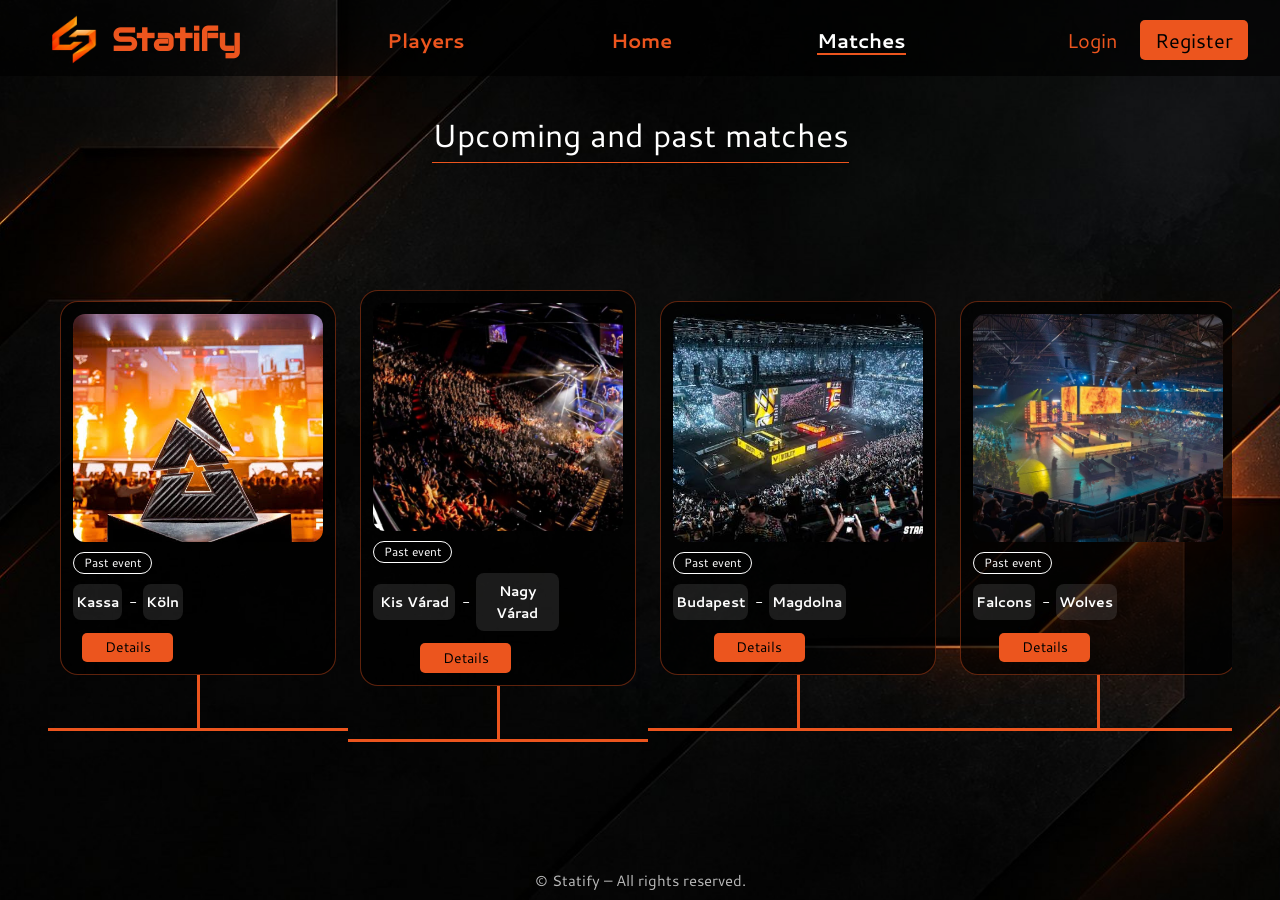
<file: Statify projekt/matches.html>
<!doctype html>
<html lang="en">

<head>
    <meta charset="UTF-8" />
    <meta name="viewport" content="width=device-width, initial-scale=1.0" />
    <title>Matches – Statify</title>
    <link rel="icon" type="image/png" href="img/logo.png" />
    <link rel="preconnect" href="https://fonts.googleapis.com" />
    <link rel="preconnect" href="https://fonts.gstatic.com" crossorigin />
    <link rel="stylesheet"
        href="https://fonts.googleapis.com/css2?family=Audiowide&family=Cantarell:ital,wght@0,400;0,700;1,400;1,700&display=swap" />
    <link rel="stylesheet" href="css/bootstrap.min.css" />
    <link rel="stylesheet" href="css/style.css" />
        <link rel="stylesheet" href="css/mobil.css">

</head>

<body class="page-matches">
    <header>
        <nav>
            <button type="button" class="hamburger" aria-label="Open menu" aria-expanded="false"
                aria-controls="mainMenu">
                <span></span>
                <span></span>
                <span></span>
            </button>
            <ul id="mainMenu" class="d-flex justify-content-between pt-1 m-0">
                <li class="logo">
                    <a href="index.html" class="d-flex align-items-center">
                        <img src="img/logo.png" alt="Statify logo" />
                        <span class="logoFont">Statify</span>
                    </a>
                </li>
                <li><a href="players.html">Players</a></li>
                <li><a href="index.html">Home</a></li>
                <li><a href="matches.html" aria-current="page">Matches</a></li>
                <li>
                    <div class="d-flex authButtons">
                        <button type="button" class="login" onclick="loginOpenform()" data-bs-toggle="modal"
                            data-bs-target="#exampleModal">
                            Login
                        </button>
                        <button type="button" class="register ms-2" onclick="registerOpenform()" data-bs-toggle="modal"
                            data-bs-target="#exampleModal">
                            Register
                        </button>
                    </div>
                    <div class="userBox d-none">
                        <span class="userName"></span>
                        <button type="button" class="logoutButton" onclick="logout()">Logout</button>
                    </div>
                </li>
            </ul>
        </nav>
    </header>
    <main class="container-fluid matchesMain">
        <h1 class="matchesTitle">Upcoming and past matches</h1>
        <div class="matchTrack meccsLista"></div>
    </main>
    <footer>
        <p>&copy; Statify – All rights reserved.</p>
    </footer>
    <div class="modal fade reszletek" tabindex="-1" aria-labelledby="matchModalTitle" aria-hidden="true">
        <div class="modal-dialog modal-dialog-centered modal-lg">
            <div class="modal-content reszlet">
                <button type="button" class="btn-close bezar" data-bs-dismiss="modal" aria-label="Close"></button>
                <div class="modal-body reszletRacs">
                    <div class="kepKeret"><img class="mKep" alt="" /></div>
                    <div class="listak">
                        <div>
                            <h3 class="csapatNev mNevA"></h3>
                            <ul class="jatekosok mListaA"></ul>
                        </div>
                        <div>
                            <h3 class="csapatNev mNevB"></h3>
                            <ul class="jatekosok mListaB"></ul>
                        </div>
                    </div>
                    <div class="pontok">
                        <span class="doboz mPontA" aria-label="Team A score">0</span>
                        <span class="kotojel">-</span>
                        <span class="doboz mPontB" aria-label="Team B score">0</span>
                    </div>
                    <div class="infoSav">
                        <div>
                            <div class="meccsNev reszletCim" id="matchModalTitle"></div>
                            <div class="allapot mIdopont"></div>
                        </div>
                        <div class="pontGomb">
                            <button type="button" class="gomb mPlusA">+1 A</button>
                            <span>Point</span>
                            <button type="button" class="gomb mPlusB">+1 B</button>
                        </div>
                    </div>
                </div>
            </div>
        </div>
    </div>
    <div class="modal fade account-modal" id="exampleModal" tabindex="-1" aria-label="Login or register"
        aria-hidden="true">
        <div class="modal-dialog modal-dialog-centered">
            <div class="modal-content">
                <div class="modal-header">
                    <div class="groupedTabs d-flex justify-content-around align-items-end">
                        <div class="register-tab" onclick="registerOpenform()">
                            <h2>Register</h2>
                        </div>
                        <div class="login-tab" onclick="loginOpenform()">
                            <h2>Login</h2>
                        </div>
                    </div>
                    <div class="formClosingTab">
                        <button type="button" class="btn-close" data-bs-dismiss="modal" aria-label="Close"></button>
                    </div>
                </div>
                <div class="modal-body modal-body-login d-none">
                    <form class="w-100" novalidate>
                        <div>
                            <label for="loginIdentifier" class="col-form-label">Username or email:</label>
                            <input type="text" id="loginIdentifier" name="identifier"
                                class="form-control loginIdentifier" autocomplete="username" />
                        </div>
                        <div class="mb-3">
                            <label for="loginPass" class="col-form-label">Password:</label>
                            <input type="password" id="loginPass" name="password" class="form-control loginPass"
                                autocomplete="current-password" />
                        </div>
                        <div class="pt-2">
                            <button type="submit" class="btn loginButton">Login</button>
                        </div>
                    </form>
                </div>
                <div class="modal-body modal-body-register d-none">
                    <form class="w-100" novalidate>
                        <div class="d-flex justify-content-between">
                            <div class="pb-3 me-4 w-50">
                                <label for="registerKNev" class="col-form-label">First name:</label>
                                <input type="text" id="registerKNev" name="firstName" class="form-control registerKNev"
                                    autocomplete="given-name" />
                            </div>
                            <div class="pb-3 w-50">
                                <label for="registerVNev" class="col-form-label">Last name:</label>
                                <input type="text" id="registerVNev" name="lastName" class="form-control registerVNev"
                                    autocomplete="family-name" />
                            </div>
                        </div>
                        <div class="pb-3">
                            <label for="registerIGN" class="col-form-label">Username:</label>
                            <input type="text" id="registerIGN" name="username" class="form-control registerIGN"
                                autocomplete="username" placeholder="8–20 characters" />
                        </div>
                        <div class="mb-3">
                            <label for="registerEmail" class="col-form-label">Email address:</label>
                            <input type="email" id="registerEmail" name="email" class="form-control registerEmail"
                                autocomplete="email" />
                        </div>
                        <div class="d-flex justify-content-between">
                            <div class="mb-3 w-50 me-4">
                                <label for="registerPass" class="col-form-label">Password:</label>
                                <input type="password" id="registerPass" name="password"
                                    class="form-control registerPass" autocomplete="new-password" />
                            </div>
                            <div class="mb-3 w-50 me-4">
                                <label for="registerPassConfirm" class="col-form-label">Confirm password:</label>
                                <input type="password" id="registerPassConfirm" name="passwordConfirm"
                                    class="form-control registerPassConfirm" autocomplete="new-password" />
                            </div>
                        </div>
                        <div class="d-flex flex-column align-items-center">
                            <div>
                                <input type="checkbox" class="form-check-input" id="acceptPrivacy"
                                    name="acceptPrivacy" />
                                <label class="form-check-label" for="acceptPrivacy">
                                    I accept the privacy policy
                                </label>
                            </div>
                            <div class="py-2">
                                <input type="checkbox" class="form-check-input mt-2" id="newsletterSignup"
                                    name="newsletter" />
                                <label class="form-check-label" for="newsletterSignup">
                                    Subscribe to the newsletter
                                </label>
                            </div>
                            <div class="pt-2">
                                <button type="submit" class="btn registerButton">Register</button>
                            </div>
                        </div>
                    </form>
                </div>
            </div>
        </div>
    </div>
    <script src="js/bootstrap.bundle.min.js"></script>
    <script src="js/jquery-4.0.0.min.js"></script>
    <script src="js/meccs.js"></script>
    <script src="js/app.js"></script>
    <script src="js/account.js"></script>
    <script src="js/accountManagement.js"></script>
    <script src="js/MeccsTeszt.js"></script>
</body>

</html>
</file>
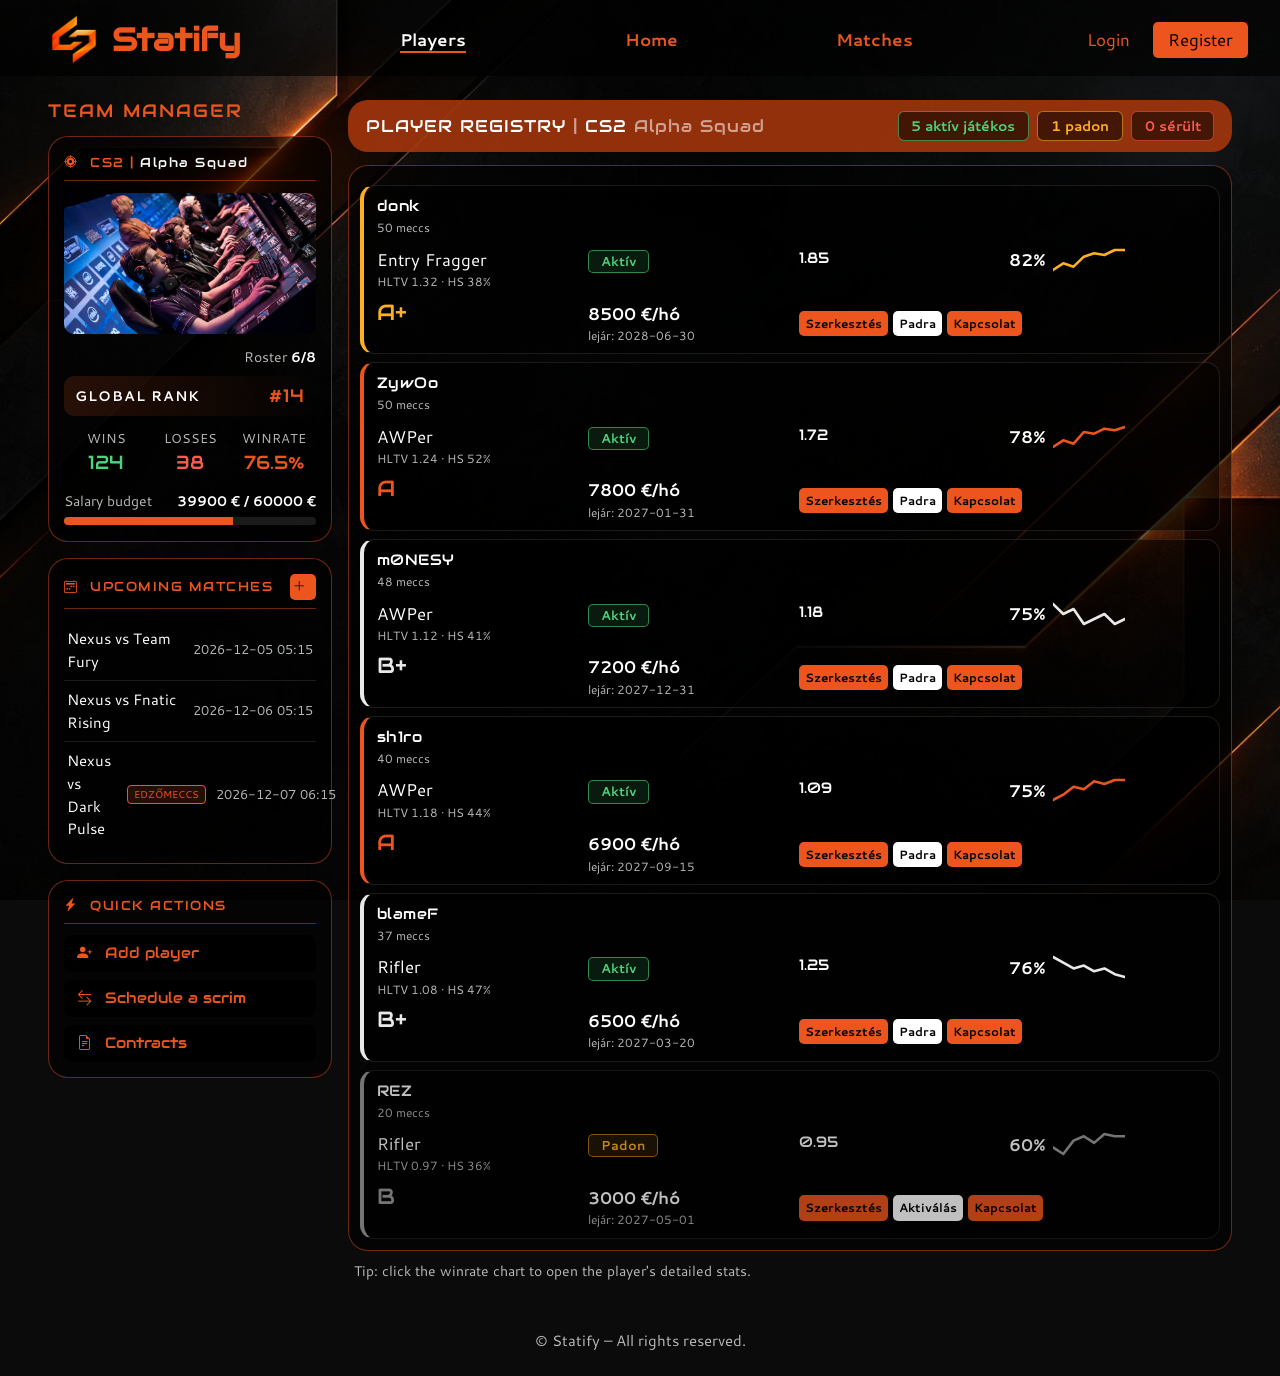
<file: Statify projekt/players.html>
<!doctype html>
<html lang="en">

<head>
    <meta charset="UTF-8" />
    <meta name="viewport" content="width=device-width, initial-scale=1.0" />
    <title>Players – Statify</title>
    <link rel="icon" type="image/png" href="img/logo.png" />
    <link rel="preconnect" href="https://fonts.googleapis.com" />
    <link rel="preconnect" href="https://fonts.gstatic.com" crossorigin />
    <link rel="stylesheet"
        href="https://fonts.googleapis.com/css2?family=Audiowide&family=Cantarell:ital,wght@0,400;0,700;1,400;1,700&display=swap" />
    <link rel="stylesheet" href="https://cdn.jsdelivr.net/npm/bootstrap-icons@1.11.3/font/bootstrap-icons.min.css" />
    <link rel="stylesheet" href="css/bootstrap.min.css" />
    <link rel="stylesheet" href="css/style.css" />
        <link rel="stylesheet" href="css/mobil.css">

</head>

<body class="page-players">
    <header>
        <nav>
            <button type="button" class="hamburger" aria-label="Open menu" aria-expanded="false"
                aria-controls="mainMenu">
                <span></span>
                <span></span>
                <span></span>
            </button>
            <ul id="mainMenu" class="d-flex justify-content-between pt-1 m-0">
                <li class="logo">
                    <a href="index.html" class="d-flex align-items-center">
                        <img src="img/logo.png" alt="Statify logo" />
                        <span class="logoFont">Statify</span>
                    </a>
                </li>
                <li><a href="players.html" aria-current="page">Players</a></li>
                <li><a href="index.html">Home</a></li>
                <li><a href="matches.html">Matches</a></li>
                <li>
                    <div class="d-flex authButtons">
                        <button type="button" class="login" onclick="loginOpenform()" data-bs-toggle="modal"
                            data-bs-target="#exampleModal">
                            Login
                        </button>
                        <button type="button" class="register ms-2" onclick="registerOpenform()" data-bs-toggle="modal"
                            data-bs-target="#exampleModal">
                            Register
                        </button>
                    </div>
                    <div class="userBox d-none">
                        <span class="userName"></span>
                        <button type="button" class="logoutButton" onclick="logout()">Logout</button>
                    </div>
                </li>
            </ul>
        </nav>
    </header>
    <main class="container-fluid">
        <div class="row g-3">
            <aside class="col-lg-4 col-xl-3">
                <h1 class="side-title">TEAM MANAGER</h1>
                <section class="panel mb-3">
                    <div class="panel-head">
                        <i class="bi bi-crosshair2"></i>
                        CS2 |
                        <span class="squad-name"></span>
                    </div>
                    <div class="squad-tiles d-none"></div>
                    <img class="team-photo" src="img/playersSideView.jpg" alt="The players of the CS2 team" />
                    <div class="roster-count">
                        Roster
                        <b class="keretSzam"></b>
                    </div>
                    <div class="rank-box">
                        <div>GLOBAL RANK</div>
                        <div class="rank-num"></div>
                    </div>
                    <div class="wl">
                        <div>
                            <span class="wl-label">Wins</span>
                            <b class="text-green csWins"></b>
                        </div>
                        <div>
                            <span class="wl-label">Losses</span>
                            <b class="text-red csLosses"></b>
                        </div>
                        <div>
                            <span class="wl-label">Winrate</span>
                            <b class="text-cyan csWinrate"></b>
                        </div>
                    </div>
                    <div class="budget">
                        <div class="d-flex justify-content-between">
                            <span>Salary budget</span>
                            <b class="budgetSzoveg"></b>
                        </div>
                        <div class="progress budget-bar">
                            <div class="progress-bar budgetCsik"></div>
                        </div>
                    </div>
                </section>
                <section class="panel mb-3">
                    <div class="panel-head with-btn">
                        <span>
                            <i class="bi bi-calendar2-week"></i>
                            UPCOMING MATCHES
                        </span>
                        <button type="button" class="mini-btn btnScrimMini" title="Schedule a scrim"
                            aria-label="Schedule a scrim">
                            <i class="bi bi-plus-lg"></i>
                        </button>
                    </div>
                    <ul class="matches"></ul>
                </section>
                <section class="panel">
                    <div class="panel-head">
                        <i class="bi bi-lightning-charge-fill"></i>
                        QUICK ACTIONS
                    </div>
                    <div class="d-grid gap-2">
                        <button type="button" class="btn neon-btn btnUjJatekos">
                            <i class="bi bi-person-plus-fill"></i>
                            Add player
                        </button>
                        <button type="button" class="btn neon-btn btnScrim">
                            <i class="bi bi-arrow-left-right"></i>
                            Schedule a scrim
                        </button>
                        <button type="button" class="btn neon-btn btnSzerzodes">
                            <i class="bi bi-file-earmark-text"></i>
                            Contracts
                        </button>
                    </div>
                </section>
            </aside>
            <section class="col-lg-8 col-xl-9">
                <div class="roster-top d-flex flex-wrap justify-content-between align-items-center gap-2">
                    <h2 class="roster-title">
                        PLAYER REGISTRY
                        <span>|</span>
                        <em>
                            CS2
                            <span class="squad-name"></span>
                        </em>
                    </h2>
                    <div class="d-flex gap-2 flex-wrap">
                        <span class="pill pill-green aktivSzam"></span>
                        <span class="pill pill-amber padSzam"></span>
                        <span class="pill pill-red serultSzam d-none"></span>
                    </div>
                </div>
                <div class="roster">
                    <div class="roster-head">
                        <div>PLAYER</div>
                        <div>ROLE</div>
                        <div>STATUS</div>
                        <div>K/D</div>
                        <div>WINRATE</div>
                        <div>GRADE</div>
                        <div>SALARY</div>
                        <div>ACTIONS</div>
                    </div>
                    <div class="roster-body jatekosok"></div>
                </div>
                <div class="roster-foot">Tip: click the winrate chart to open the player's detailed stats.</div>
            </section>
        </div>
    </main>
    <footer>
        <p>&copy; Statify – All rights reserved.</p>
    </footer>
    <div class="modal fade reszletModal" tabindex="-1" aria-labelledby="detailModalTitle" aria-hidden="true">
        <div class="modal-dialog modal-dialog-centered modal-lg modal-dialog-scrollable">
            <div class="modal-content neon-modal detail-wrap">
                <div class="modal-header">
                    <h1 class="modal-title fs-5" id="detailModalTitle">Player profile</h1>
                    <button type="button" class="btn-close" data-bs-dismiss="modal" aria-label="Close"></button>
                </div>
                <div class="modal-body">
                    <div class="detail-head">
                        <div>
                            <div class="detail-nick modalNick"></div>
                            <div class="detail-sub">
                                <span class="modalSzerep"></span>
                                ·
                                <span class="modalStatusz"></span>
                            </div>
                        </div>
                        <span class="letter detail-letter modalBetu"></span>
                    </div>
                    <div class="stat-grid">
                        <div class="stat-box">
                            <span class="stat-label">K/D</span>
                            <b class="modalKD"></b>
                            <span class="stat-sub modalKillDeath"></span>
                        </div>
                        <div class="stat-box">
                            <span class="stat-label">Winrate</span>
                            <b class="modalWinrate"></b>
                            <span class="stat-sub modalWL"></span>
                        </div>
                        <div class="stat-box">
                            <span class="stat-label">Rating</span>
                            <b class="modalRating"></b>
                            <span class="stat-sub modalHs"></span>
                        </div>
                        <div class="stat-box">
                            <span class="stat-label">Contract</span>
                            <b class="modalFizetes"></b>
                            <span class="stat-sub modalLejar"></span>
                        </div>
                    </div>
                    <div class="chart-box">
                        <div class="chart-title">Winrate trend (recent periods)</div>
                        <div class="modalDiagram"></div>
                    </div>
                </div>
            </div>
        </div>
    </div>
    <div class="modal fade jatekosModal" tabindex="-1" aria-labelledby="jatekosModalLabel" aria-hidden="true">
        <div class="modal-dialog modal-dialog-centered modal-lg modal-dialog-scrollable">
            <div class="modal-content neon-modal">
                <div class="modal-header">
                    <h1 class="modal-title fs-5 jatekosModalLabel" id="jatekosModalLabel"></h1>
                    <button type="button" class="btn-close" data-bs-dismiss="modal" aria-label="Close"></button>
                </div>
                <div class="modal-body">
                    <div class="alert alert-danger d-none jatekosHiba" role="alert"></div>
                    <form class="jatekosUrlap" novalidate>
                        <div class="row g-3">
                            <div class="col-sm-6">
                                <label class="d-block">
                                    <span class="form-label d-block">Nickname</span>
                                    <input type="text" class="form-control pNick" maxlength="30" />
                                </label>
                            </div>
                            <div class="col-sm-3 col-6">
                                <label class="d-block">
                                    <span class="form-label d-block">Role</span>
                                    <select class="form-select pSzerep">
                                        <option>Entry Fragger</option>
                                        <option>AWPer</option>
                                        <option>Rifler</option>
                                    </select>
                                </label>
                            </div>
                            <div class="col-sm-3 col-6">
                                <label class="d-block">
                                    <span class="form-label d-block">Status</span>
                                    <select class="form-select pStatus">
                                        <option value="Active">Active</option>
                                        <option value="Benched">Benched</option>
                                        <option value="Injured">Injured</option>
                                    </select>
                                </label>
                            </div>
                            <div class="col-md-3 col-6">
                                <label class="d-block">
                                    <span class="form-label d-block">Kills</span>
                                    <input type="number" class="form-control pKill" min="0" />
                                </label>
                            </div>
                            <div class="col-md-3 col-6">
                                <label class="d-block">
                                    <span class="form-label d-block">Deaths</span>
                                    <input type="number" class="form-control pDeath" min="0" />
                                </label>
                            </div>
                            <div class="col-md-3 col-6">
                                <label class="d-block">
                                    <span class="form-label d-block">Wins</span>
                                    <input type="number" class="form-control pWon" min="0" />
                                </label>
                            </div>
                            <div class="col-md-3 col-6">
                                <label class="d-block">
                                    <span class="form-label d-block">Losses</span>
                                    <input type="number" class="form-control pLost" min="0" />
                                </label>
                            </div>
                            <div class="col-md-3 col-6">
                                <label class="d-block">
                                    <span class="form-label d-block">HS %</span>
                                    <input type="number" class="form-control pHs" min="0" max="100" />
                                </label>
                            </div>
                            <div class="col-md-3 col-6">
                                <label class="d-block">
                                    <span class="form-label d-block">Rating (HLTV)</span>
                                    <input type="number" class="form-control pRating" step="0.01" />
                                </label>
                            </div>
                            <div class="col-md-3 col-6">
                                <label class="d-block">
                                    <span class="form-label d-block">Salary (€/month)</span>
                                    <input type="number" class="form-control pFizetes" />
                                </label>
                            </div>
                            <div class="col-md-3 col-6">
                                <label class="d-block">
                                    <span class="form-label d-block">Contract ends</span>
                                    <input type="date" class="form-control pLejar" />
                                </label>
                            </div>
                        </div>
                    </form>
                </div>
                <div class="modal-footer">
                    <button type="button" class="btn btn-outline-danger me-auto d-none btnKiad">
                        <i class="bi bi-trash3"></i>
                        Release
                    </button>
                    <button type="button" class="btn btn-outline-dark" data-bs-dismiss="modal">Cancel</button>
                    <button type="button" class="btn neon-btn px-4 btnMent">
                        <i class="bi bi-check2-circle"></i>
                        Save
                    </button>
                </div>
            </div>
        </div>
    </div>
    <div class="modal fade scrimModal" tabindex="-1" aria-labelledby="scrimModalTitle" aria-hidden="true">
        <div class="modal-dialog modal-dialog-centered">
            <div class="modal-content neon-modal">
                <div class="modal-header">
                    <h1 class="modal-title fs-5" id="scrimModalTitle">Schedule a scrim</h1>
                    <button type="button" class="btn-close" data-bs-dismiss="modal" aria-label="Close"></button>
                </div>
                <div class="modal-body">
                    <div class="alert alert-danger d-none scrimHiba" role="alert"></div>
                    <div class="mb-3">
                        <label class="d-block">
                            <span class="form-label d-block">Opponent</span>
                            <input type="text" class="form-control sEllenfel" placeholder="e.g. Team Fury" />
                        </label>
                    </div>
                    <label class="d-block">
                        <span class="form-label d-block">Date and time</span>
                        <input type="datetime-local" class="form-control sIdopont" />
                    </label>
                </div>
                <div class="modal-footer">
                    <button type="button" class="btn btn-outline-dark" data-bs-dismiss="modal">Cancel</button>
                    <button type="button" class="btn neon-btn px-4 btnScrimMent">
                        <i class="bi bi-send"></i>
                        Schedule
                    </button>
                </div>
            </div>
        </div>
    </div>
    <div class="modal fade szerzodesModal" tabindex="-1" aria-labelledby="contractModalTitle" aria-hidden="true">
        <div class="modal-dialog modal-dialog-centered modal-lg modal-dialog-scrollable">
            <div class="modal-content neon-modal">
                <div class="modal-header">
                    <h1 class="modal-title fs-5" id="contractModalTitle">Contracts</h1>
                    <button type="button" class="btn-close" data-bs-dismiss="modal" aria-label="Close"></button>
                </div>
                <div class="modal-body">
                    <div class="table-responsive">
                        <table class="table table-borderless align-middle contract-table mb-0">
                            <thead>
                                <tr>
                                    <th>Player</th>
                                    <th>Role</th>
                                    <th>Salary</th>
                                    <th>Expires</th>
                                    <th>Remaining</th>
                                </tr>
                            </thead>
                            <tbody class="szerzodesek"></tbody>
                        </table>
                    </div>
                </div>
            </div>
        </div>
    </div>
    <div class="modal fade torlesModal" tabindex="-1" aria-labelledby="releaseModalTitle" aria-hidden="true">
        <div class="modal-dialog modal-dialog-centered modal-sm">
            <div class="modal-content neon-modal">
                <div class="modal-header">
                    <h1 class="modal-title fs-5" id="releaseModalTitle">Release player</h1>
                    <button type="button" class="btn-close" data-bs-dismiss="modal" aria-label="Close"></button>
                </div>
                <div class="modal-body">
                    Are you sure you want to release
                    <b class="torlesNev"></b>
                    ?
                </div>
                <div class="modal-footer">
                    <button type="button" class="btn btn-outline-dark" data-bs-dismiss="modal">No</button>
                    <button type="button" class="btn btn-danger btnTorol">Release</button>
                </div>
            </div>
        </div>
    </div>
    <div class="toast-container position-fixed top-0 end-0 p-3 toastHely"></div>
    <div class="modal fade account-modal" id="exampleModal" tabindex="-1" aria-label="Login or register"
        aria-hidden="true">
        <div class="modal-dialog modal-dialog-centered">
            <div class="modal-content">
                <div class="modal-header">
                    <div class="groupedTabs d-flex justify-content-around align-items-end">
                        <div class="register-tab" onclick="registerOpenform()">
                            <h2>Register</h2>
                        </div>
                        <div class="login-tab" onclick="loginOpenform()">
                            <h2>Login</h2>
                        </div>
                    </div>
                    <div class="formClosingTab">
                        <button type="button" class="btn-close" data-bs-dismiss="modal" aria-label="Close"></button>
                    </div>
                </div>
                <div class="modal-body modal-body-login d-none">
                    <form class="w-100" novalidate>
                        <div>
                            <label for="loginIdentifier" class="col-form-label">Username or email:</label>
                            <input type="text" id="loginIdentifier" name="identifier"
                                class="form-control loginIdentifier" autocomplete="username" />
                        </div>
                        <div class="mb-3">
                            <label for="loginPass" class="col-form-label">Password:</label>
                            <input type="password" id="loginPass" name="password" class="form-control loginPass"
                                autocomplete="current-password" />
                        </div>
                        <div class="pt-2">
                            <button type="submit" class="btn loginButton">Login</button>
                        </div>
                    </form>
                </div>
                <div class="modal-body modal-body-register d-none">
                    <form class="w-100" novalidate>
                        <div class="d-flex justify-content-between">
                            <div class="pb-3 me-4 w-50">
                                <label for="registerKNev" class="col-form-label">First name:</label>
                                <input type="text" id="registerKNev" name="firstName" class="form-control registerKNev"
                                    autocomplete="given-name" />
                            </div>
                            <div class="pb-3 w-50">
                                <label for="registerVNev" class="col-form-label">Last name:</label>
                                <input type="text" id="registerVNev" name="lastName" class="form-control registerVNev"
                                    autocomplete="family-name" />
                            </div>
                        </div>
                        <div class="pb-3">
                            <label for="registerIGN" class="col-form-label">Username:</label>
                            <input type="text" id="registerIGN" name="username" class="form-control registerIGN"
                                autocomplete="username" placeholder="8–20 characters" />
                        </div>
                        <div class="mb-3">
                            <label for="registerEmail" class="col-form-label">Email address:</label>
                            <input type="email" id="registerEmail" name="email" class="form-control registerEmail"
                                autocomplete="email" />
                        </div>
                        <div class="d-flex justify-content-between">
                            <div class="mb-3 w-50 me-4">
                                <label for="registerPass" class="col-form-label">Password:</label>
                                <input type="password" id="registerPass" name="password"
                                    class="form-control registerPass" autocomplete="new-password" />
                            </div>
                            <div class="mb-3 w-50 me-4">
                                <label for="registerPassConfirm" class="col-form-label">Confirm password:</label>
                                <input type="password" id="registerPassConfirm" name="passwordConfirm"
                                    class="form-control registerPassConfirm" autocomplete="new-password" />
                            </div>
                        </div>
                        <div class="d-flex flex-column align-items-center">
                            <div>
                                <input type="checkbox" class="form-check-input" id="acceptPrivacy"
                                    name="acceptPrivacy" />
                                <label class="form-check-label" for="acceptPrivacy">
                                    I accept the privacy policy
                                </label>
                            </div>
                            <div class="py-2">
                                <input type="checkbox" class="form-check-input mt-2" id="newsletterSignup"
                                    name="newsletter" />
                                <label class="form-check-label" for="newsletterSignup">
                                    Subscribe to the newsletter
                                </label>
                            </div>
                            <div class="pt-2">
                                <button type="submit" class="btn registerButton">Register</button>
                            </div>
                        </div>
                    </form>
                </div>
            </div>
        </div>
    </div>
    <script src="js/bootstrap.bundle.min.js"></script>
    <script src="js/jquery-4.0.0.min.js"></script>
    <script src="js/Jatekos.js"></script>
    <script src="js/Csapat.js"></script>
    <script src="js/MeccsZalan.js"></script>
    <script src="js/Felhasznalo.js"></script>
    <script src="js/script.js"></script>
    <script src="js/account.js"></script>
    <script src="js/accountManagement.js"></script>
    <script src="js/CsapatTeszt.js"></script>
    <script src="js/JatekosTeszt.js"></script>
    <script src="js/meccsZalanteszt.js"></script>
    <script src="js/FelhasznaloTeszt.js"></script>
    
</body>

</html>
</file>
<file: Statify projekt/css/style.css>
:root {
    --orange: #ec551e;
    --orange-light: #ff6a33;
    --orange-dark: #ac380d;
    --nav-height: 76px;
}


html {
    min-height: 100%;
}

body {
    color: #fff;
    font-family: "Cantarell", sans-serif;
    font-size: 20px;
    background: #0b0b0b url(../img/background.jpg) center / cover fixed;
}

.logoFont,
.signUp,
.mainTitle {
    font-family: "Audiowide", sans-serif;
    font-weight: 400;
    color: var(--orange);
}

.text-green {
    color: #4cd37b;
}

.text-red {
    color: #ff5a4f;
}

.text-cyan {
    color: var(--orange);
}


nav {
    position: fixed;
    top: 0;
    z-index: 1000;
    width: 100%;
    background-color: rgba(0, 0, 0, 0.64);
}

nav ul {
    min-height: var(--nav-height);
    padding: 0 2rem;
}

nav li {
    list-style: none;
    display: flex;
    align-items: center;
}

nav a {
    color: var(--orange);
    font-weight: 600;
    text-decoration: none;
    transition: 0.7s;
}

nav a:hover {
    text-shadow: #e0e0e0 1px 1px 0;
}

nav a[aria-current="page"] {
    color: #fff;
    box-shadow: inset 0 -2px 0 var(--orange);
}

.logo img {
    width: 80px;
}

.logo span {
    font-size: clamp(1.5rem, 1.325rem + 0.9vw, 2rem);
    font-weight: 700;
}

.register,
.login {
    padding: 5px 15px;
    color: #000;
    background-color: var(--orange);
    border: none;
    border-radius: 5px;
}

.login {
    color: var(--orange);
    background-color: transparent;
}

.userBox {
    display: flex;
    align-items: center;
    gap: 12px;
}

.userName {
    font-family: "Audiowide", sans-serif;
    color: var(--orange);
}

.logoutButton {
    padding: 4px 14px;
    color: var(--orange);
    background-color: transparent;
    border: 1px solid var(--orange);
    border-radius: 5px;
    transition:
        background-color 0.2s,
        color 0.2s;
}

.logoutButton:hover {
    color: #000;
    background-color: var(--orange);
}

.hamburger {
    display: none;
    position: absolute;
    top: 16px;
    right: 16px;
    z-index: 2;
    width: 44px;
    height: 44px;
    padding: 0;
    flex-direction: column;
    justify-content: center;
    align-items: center;
    gap: 5px;
    background: transparent;
    border: 1px solid rgba(236, 85, 30, 0.6);
    border-radius: 10px;
}

.hamburger span {
    display: block;
    width: 22px;
    height: 2px;
    background-color: var(--orange);
    border-radius: 2px;
    transition:
        transform 0.3s,
        opacity 0.3s;
}

nav.menu-open .hamburger span:nth-child(1) {
    transform: translateY(7px) rotate(45deg);
}

nav.menu-open .hamburger span:nth-child(2) {
    opacity: 0;
}

nav.menu-open .hamburger span:nth-child(3) {
    transform: translateY(-7px) rotate(-45deg);
}


footer {
    padding: 3rem 1rem 1.5rem;
    color: #b9b9b9;
    font-size: 0.95rem;
    text-align: center;
}

footer p {
    margin: 0;
}


.modal-backdrop.show {
    opacity: 0.75;
}

.account-modal .modal-dialog {
    max-width: 540px;
}

.account-modal .modal-content {
    overflow: hidden;
    color: #e6e6e6;
    background: linear-gradient(160deg, #1c1c1c 0%, #0b0b0b 100%);
    border: 1px solid rgba(236, 85, 30, 0.35);
    border-radius: 20px;
    box-shadow:
        0 20px 60px rgba(0, 0, 0, 0.6),
        0 0 40px rgba(236, 85, 30, 0.15);
}

.account-modal .modal-header {
    padding: 0;
    border-bottom: 1px solid rgba(255, 255, 255, 0.08);
}

.groupedTabs {
    flex: 1;
}

.groupedTabs>div {
    flex: 1;
}

.groupedTabs h2 {
    margin: 0;
    padding: 18px 12px 15px;
    font-family: "Audiowide", sans-serif;
    font-size: 1.15rem;
    letter-spacing: 1px;
    text-align: center;
    color: #8a8a8a;
    border-bottom: 3px solid transparent;
    cursor: pointer;
    user-select: none;
    transition:
        color 0.2s,
        border-color 0.2s,
        background-color 0.2s;
}

.groupedTabs h2:hover {
    color: #fff;
}

.groupedTabs h2.active-tab {
    color: var(--orange);
    background-color: rgba(236, 85, 30, 0.08);
    border-bottom-color: var(--orange);
}

.register-tab:focus-visible,
.login-tab:focus-visible {
    outline: 2px solid var(--orange);
    outline-offset: -2px;
}

.formClosingTab {
    display: flex;
    align-items: center;
    padding: 0 18px;
}

.formClosingTab .btn-close {
    margin: 0;
    filter: invert(1) grayscale(100%) brightness(200%);
    opacity: 0.6;
}

.formClosingTab .btn-close:hover {
    opacity: 1;
}

.modal-body-register,
.modal-body-login {
    padding: 24px 28px 28px;
}

.active-form-tab {
    display: flex !important;
    width: 100%;
    animation: formFadeIn 0.25s ease;
}

@keyframes formFadeIn {
    from {
        opacity: 0;
        transform: translateY(6px);
    }

    to {
        opacity: 1;
        transform: none;
    }
}

.account-modal .col-form-label {
    padding-bottom: 4px;
    font-size: 0.8rem;
    letter-spacing: 0.6px;
    text-transform: uppercase;
    color: #a0a0a0;
}

.account-modal .form-control {
    padding: 0.6rem 0.85rem;
    color: #f2f2f2;
    background-color: #181818;
    border: 1px solid #333;
    border-radius: 10px;
}

.account-modal .form-control::placeholder {
    color: #5e5e5e;
}

.account-modal .form-control:focus {
    color: #fff;
    background-color: #1f1f1f;
    border-color: var(--orange);
    box-shadow: 0 0 0 0.2rem rgba(236, 85, 30, 0.25);
}

.account-modal .form-control.is-invalid,
.account-modal .form-check-input.is-invalid {
    border-color: #ff5d5d;
}

.account-modal .form-control.is-invalid:focus {
    box-shadow: 0 0 0 0.2rem rgba(255, 93, 93, 0.25);
}

.account-modal .invalid-feedback {
    color: #ff7a7a;
    font-size: 0.82rem;
}

.modal-body-register .d-flex.justify-content-between>div:last-child {
    margin-right: 0 !important;
}

.modal-body-register form>.d-flex.flex-column>.pt-2 {
    align-self: stretch;
}

.account-modal .form-check-input {
    background-color: #181818;
    border-color: #555;
    cursor: pointer;
}

.account-modal .form-check-input:checked {
    background-color: var(--orange);
    border-color: var(--orange);
}

.account-modal .form-check-input:focus {
    border-color: var(--orange);
    box-shadow: 0 0 0 0.2rem rgba(236, 85, 30, 0.25);
}

.account-modal .form-check-label {
    margin-left: 6px;
    font-size: 0.95rem;
    color: #ccc;
    cursor: pointer;
}

.loginButton,
.registerButton {
    --bs-btn-color: #fff;
    --bs-btn-bg: var(--orange);
    --bs-btn-border-color: var(--orange);
    --bs-btn-hover-color: #fff;
    --bs-btn-hover-bg: var(--orange-light);
    --bs-btn-hover-border-color: var(--orange-light);
    --bs-btn-active-color: #fff;
    --bs-btn-active-bg: #c9461a;
    --bs-btn-active-border-color: #c9461a;
    --bs-btn-focus-shadow-rgb: 236, 85, 30;
    --bs-btn-padding-y: 0.65rem;
    --bs-btn-font-size: 1.1rem;
    --bs-btn-border-radius: 10px;
    width: 100%;
    font-family: "Audiowide", sans-serif;
    letter-spacing: 1px;
    box-shadow: 0 6px 20px rgba(236, 85, 30, 0.3);
    transition:
        transform 0.15s,
        box-shadow 0.15s,
        background-color 0.15s;
}

.loginButton:hover,
.registerButton:hover {
    transform: translateY(-1px);
    box-shadow: 0 10px 26px rgba(236, 85, 30, 0.45);
}

/* Success / error message at the top of a form */
.form-message {
    margin-bottom: 16px;
    padding: 10px 14px;
    font-size: 0.95rem;
    border-radius: 10px;
}

.form-message-success {
    color: #7ee2a8;
    background-color: rgba(46, 160, 67, 0.15);
    border: 1px solid rgba(46, 160, 67, 0.5);
}

.form-message-error {
    color: #ff8a8a;
    background-color: rgba(229, 72, 77, 0.12);
    border: 1px solid rgba(229, 72, 77, 0.5);
}


.mainTitle {
    position: absolute;
    top: 0;
    left: 0;
    z-index: 2;
    display: flex;
    flex-direction: column;
    justify-content: flex-end;
    align-items: center;
    width: 100%;
    height: 50vh;
    text-align: center;
    pointer-events: none;
}

.mainTitle h1,
.mainTitle p {
    font-weight: 700;
    font-size: 110px;
    letter-spacing: 20px;
    text-shadow:
        -2px -2px 0 black,
        2px -2px 0 black,
        -2px 2px 0 black,
        2px 2px 0 black;
}

.mainTitle p {
    font-size: 24px;
    letter-spacing: 5px;
    text-shadow:
        -1px -1px 0 black,
        1px -1px 0 black,
        -1px 1px 0 black,
        1px 1px 0 black;
}

.sliderContainer {
    width: 70%;
    margin: calc(var(--nav-height) + 24px) auto 0;
}

.sliderPanel {
    display: flex;
    flex-direction: column;
    align-items: center;
    justify-content: center;
}

.sliderImg {
    display: block;
    width: 100%;
    height: 600px;
    object-fit: cover;
    border-radius: 50px;
}

.introParagraph {
    margin-top: 80px;
    text-align: center;
}

.introParagraph p {
    margin: 32px 0 0;
    line-height: 2;
}

.feature {
    margin-top: 80px;
}

.changeTitle {
    padding-bottom: 5px;
    border-bottom: 1px solid var(--orange);
}

.changeSzoveg {
    margin: 0;
    padding-top: 20px;
    font-size: 18px;
}

.changeImg {
    display: block;
    width: 100%;
    border-radius: 16px;
    height: 300px;
    object-fit: cover;
    object-position: center center;

}

.newsletter {
    margin-top: 80px;
    padding: 1.5rem;
    background-color: rgba(172, 56, 13, 0.85);
    border-radius: 24px;
}

.signUp {
    width: 70%;
    margin-left: 30px;
    background-color: #000;
    transition: 1s;
}

.signUp:hover {
    font-size: 40px;
}



.page-players {
    font-size: 1.05rem;
}

.page-players main {
    padding: calc(var(--nav-height) + 24px) 3rem 0;
}

.page-players h1,
.page-players h2,
.page-players h3,
.rank-num,
.panel-head,
.roster-title,
.nick,
.letter,
.kd {
    font-family: "Audiowide", sans-serif;
    font-weight: 400;
}

.side-title {
    margin-bottom: 0.9rem;
    font-size: 1.15rem;
    letter-spacing: 2px;
    color: var(--orange);
}

.panel {
    padding: 0.95rem;
    background: rgba(0, 0, 0, 0.62);
    border: 1px solid rgba(236, 85, 30, 0.45);
    border-radius: 20px;
}

.panel-head {
    margin-bottom: 0.7rem;
    padding-bottom: 0.5rem;
    font-size: 0.8rem;
    letter-spacing: 1.5px;
    color: var(--orange);
    border-bottom: 1px solid rgba(236, 85, 30, 0.45);
}

.panel-head i {
    margin-right: 6px;
}

.panel-head.with-btn {
    display: flex;
    justify-content: space-between;
    align-items: center;
}

.squad-name {
    color: #fff;
}

.team-photo {
    display: block;
    width: 100%;
    margin: 0.75rem 0;
    object-fit: cover;
    border-radius: 10px;
}

.roster-count {
    margin: 6px 0 8px;
    font-size: 0.9rem;
    color: #b9b9b9;
    text-align: right;
}

.roster-count b {
    color: #fff;
}

.rank-box {
    display: flex;
    justify-content: space-between;
    align-items: center;
    padding: 0.4rem 0.7rem;
    font-size: 0.85rem;
    font-weight: 700;
    letter-spacing: 1px;
    background: linear-gradient(90deg, rgba(236, 85, 30, 0.16), transparent);
    border-radius: 10px;
}

.rank-num {
    font-size: 1.15rem;
    color: var(--orange);
}

.wl {
    display: grid;
    grid-template-columns: repeat(3, 1fr);
    margin: 0.8rem 0;
    text-align: center;
}

.wl>div {
    display: flex;
    flex-direction: column;
}

.wl-label {
    font-size: 0.8rem;
    color: #b9b9b9;
    text-transform: uppercase;
}

.wl b {
    font-family: "Audiowide", sans-serif;
    font-weight: 400;
    font-size: 1.2rem;
}

.budget {
    font-size: 0.9rem;
    color: #b9b9b9;
}

.budget b {
    color: #fff;
}

.budget-bar {
    height: 8px;
    margin-top: 6px;
    background: rgba(255, 255, 255, 0.1);
    border-radius: 6px;
}

.budgetCsik {
    background: var(--orange);
}

.budgetCsik.veszely {
    background: #ff5a4f;
}

.matches {
    margin: 0;
    padding: 0;
    list-style: none;
}

.matches li {
    display: flex;
    align-items: center;
    gap: 10px;
    padding: 0.45rem 0.2rem;
    font-size: 0.95rem;
    border-bottom: 1px solid rgba(255, 255, 255, 0.1);
}

.matches li:last-child {
    border-bottom: 0;
}

.matches i {
    font-size: 1.1rem;
    color: var(--orange);
}

.matches .when {
    margin-left: auto;
    font-size: 0.82rem;
    color: #b9b9b9;
    text-align: right;
    white-space: nowrap;
}

.tag-scrim {
    margin-left: 6px;
    padding: 1px 6px;
    font-size: 0.65rem;
    color: var(--orange);
    background: rgba(236, 85, 30, 0.16);
    border: 1px solid var(--orange);
    border-radius: 4px;
}

.mini-btn {
    width: 26px;
    height: 26px;
    padding: 0;
    line-height: 1;
    color: #000;
    background: var(--orange);
    border: 0;
    border-radius: 5px;
}

.mini-btn:hover {
    background: var(--orange-light);
}

.neon-btn {
    font-family: "Audiowide", sans-serif;
    font-size: 0.95rem;
    color: var(--orange);
    text-align: left;
    background: #000;
    border: 1px solid #000;
    border-radius: 8px;
}

.neon-btn i {
    margin-right: 8px;
}

.neon-btn:hover,
.neon-btn:focus,
.neon-btn:active {
    color: #000 !important;
    background: var(--orange) !important;
    border-color: var(--orange) !important;
}


.roster-top {
    margin-bottom: 0.8rem;
    padding: 0.7rem 1.1rem;
    background: rgba(172, 56, 13, 0.85);
    border-radius: 20px;
}

.roster-title {
    margin: 0;
    font-size: 1.05rem;
    letter-spacing: 1px;
}

.roster-title span {
    color: rgba(255, 255, 255, 0.55);
}

.roster-title em {
    font-style: normal;
    color: #fff;
}

.pill {
    padding: 0.2rem 0.8rem;
    font-size: 0.9rem;
    font-weight: 700;
    background: rgba(0, 0, 0, 0.55);
    border: 1px solid;
    border-radius: 6px;
}

.pill-green {
    color: #4cd37b;
    border-color: rgba(76, 211, 123, 0.6);
}

.pill-amber {
    color: #ffb020;
    border-color: rgba(255, 176, 32, 0.6);
}

.pill-red {
    color: #ff5a4f;
    border-color: rgba(255, 90, 79, 0.6);
}

.roster {
    padding: 0.7rem;
    background: rgba(0, 0, 0, 0.62);
    border: 1px solid rgba(236, 85, 30, 0.45);
    border-radius: 20px;
}

.roster-head,
.roster-row {
    display: grid;
    grid-template-columns: minmax(150px, 1.5fr) 1.1fr 0.8fr 0.6fr 1.2fr 0.8fr 0.9fr 84px;
    gap: 10px;
    align-items: center;
}

.roster-head {
    padding: 0.3rem 0.8rem 0.5rem;
    font-size: 0.72rem;
    font-weight: 700;
    letter-spacing: 1.5px;
    color: var(--orange);
}

.roster-row {
    --c: var(--orange);
    margin-top: 8px;
    padding: 0.55rem 0.8rem;
    background: rgba(0, 0, 0, 0.55);
    border: 1px solid rgba(255, 255, 255, 0.1);
    border-left: 4px solid var(--c);
    border-radius: 14px;
}

.r-aplus {
    --c: #ffb020;
}

.r-a {
    --c: var(--orange);
}

.r-bplus {
    --c: #e9e9e9;
}

.r-b {
    --c: #9a9a9a;
}

.r-c {
    --c: #ff5a4f;
}

.roster-row.sidelined {
    opacity: 0.75;
}

.cell {
    min-width: 0;
}

.cell .sub {
    font-size: 0.78rem;
    color: #b9b9b9;
}

.nick {
    overflow: hidden;
    font-size: 0.95rem;
    letter-spacing: 0.5px;
    text-overflow: ellipsis;
}

.status-badge {
    display: inline-block;
    padding: 1px 12px;
    font-size: 0.8rem;
    font-weight: 700;
    border: 1px solid;
    border-radius: 5px;
}

.st-active {
    color: #4cd37b;
    background: rgba(76, 211, 123, 0.12);
    border-color: rgba(76, 211, 123, 0.6);
}

.st-benched {
    color: #ffb020;
    background: rgba(255, 176, 32, 0.12);
    border-color: rgba(255, 176, 32, 0.6);
}

.st-injured {
    color: #ff5a4f;
    background: rgba(255, 90, 79, 0.12);
    border-color: rgba(255, 90, 79, 0.6);
}

.kd {
    font-size: 0.95rem;
}

.winrate {
    display: flex;
    align-items: center;
    gap: 8px;
    margin: -2px -4px;
    padding: 2px 4px;
    font-weight: 700;
    border-radius: 6px;
    cursor: pointer;
}

.winrate:hover,
.winrate:focus-visible {
    background: rgba(255, 255, 255, 0.1);
    outline: 1px dashed var(--c);
}

.spark {
    flex: 0 1 auto;
    width: 72px;
    min-width: 48px;
    height: 26px;
}

.spark-line {
    fill: none;
    stroke: var(--c);
    stroke-width: 1.8;
    stroke-linejoin: round;
    stroke-linecap: round;
}

.spark-area {
    fill: color-mix(in srgb, var(--c) 20%, transparent);
    stroke: none;
}

.letter {
    font-size: 1.4rem;
    line-height: 1;
    color: var(--c);
}

.salary {
    font-weight: 700;
}

.salary .sub {
    display: block;
    font-weight: 400;
}

.actions {
    display: flex;
    flex-direction: column;
    gap: 3px;
}

.act {
    padding: 0 6px;
    font-size: 0.72rem;
    font-weight: 700;
    line-height: 1.5;
    color: #000;
    background: var(--orange);
    border: 0;
    border-radius: 5px;
}

.act:hover {
    background: var(--orange-light);
}

.act.btn-bench {
    background: #fff;
}

.act.btn-bench:hover {
    background: #ddd;
}

.act.btn-bench.activate {
    background: #4cd37b;
}

.act.btn-bench.activate:hover {
    background: #6fe39a;
}

.roster-foot {
    padding: 0.6rem 0.4rem 0;
    font-size: 0.85rem;
    color: #b9b9b9;
}

.empty-roster {
    padding: 2rem 0;
    color: #b9b9b9;
    text-align: center;
}


.neon-modal {
    color: #111;
    background-color: #ccc;
    border: 0;
    border-radius: 20px;
}

.neon-modal .modal-header,
.neon-modal .modal-footer {
    border-color: rgba(0, 0, 0, 0.18);
}

.neon-modal .modal-title {
    color: var(--orange-dark);
}

.neon-modal .form-label {
    margin-bottom: 2px;
    font-size: 0.85rem;
    letter-spacing: 1px;
    color: #333;
    text-transform: uppercase;
}

.neon-modal .form-control:focus,
.neon-modal .form-select:focus {
    border-color: var(--orange);
    box-shadow: 0 0 0 0.2rem rgba(236, 85, 30, 0.25);
}

.neon-modal .alert ul {
    margin: 0;
    padding-left: 1.1rem;
}

.neon-modal .text-green {
    color: #1a7f3c;
}

.neon-modal .text-red {
    color: #b3261e;
}

.neon-modal .text-cyan {
    color: var(--orange-dark);
}

.neon-modal .neon-btn {
    text-align: center;
}

.contract-table {
    --bs-table-bg: transparent;
    --bs-table-color: #111;
    --bs-table-border-color: rgba(0, 0, 0, 0.16);
}

.contract-table th {
    font-size: 0.75rem;
    letter-spacing: 1px;
    color: #333;
    text-transform: uppercase;
}

.detail-wrap {
    border-top: 4px solid var(--c, var(--orange));
}

.detail-wrap.r-aplus {
    --c: #d98a00;
}

.detail-wrap.r-bplus {
    --c: #6d6d6d;
}

.detail-wrap.r-b {
    --c: #5e5e5e;
}

.detail-head {
    display: flex;
    justify-content: space-between;
    align-items: center;
    gap: 12px;
    margin-bottom: 0.9rem;
    padding: 0.9rem 1.1rem;
    background: rgba(0, 0, 0, 0.06);
    border: 1px solid rgba(0, 0, 0, 0.16);
    border-radius: 14px;
}

.detail-nick {
    font-family: "Audiowide", sans-serif;
    font-size: 1.6rem;
    letter-spacing: 1px;
}

.detail-sub {
    color: #4a4a4a;
}

.detail-letter {
    font-size: 1.6rem;
}

.stat-grid {
    display: grid;
    grid-template-columns: repeat(4, 1fr);
    gap: 10px;
    margin-bottom: 0.9rem;
}

.stat-box {
    display: flex;
    flex-direction: column;
    gap: 2px;
    padding: 0.6rem 0.8rem;
    background: rgba(0, 0, 0, 0.06);
    border: 1px solid rgba(0, 0, 0, 0.16);
    border-top: 3px solid var(--c, var(--orange));
    border-radius: 12px;
}

.stat-label {
    font-size: 0.72rem;
    font-weight: 700;
    letter-spacing: 1.4px;
    color: #4a4a4a;
    text-transform: uppercase;
}

.stat-box b {
    font-family: "Audiowide", sans-serif;
    font-weight: 400;
    font-size: 1.2rem;
}

.stat-sub {
    font-size: 0.82rem;
    color: #4a4a4a;
}

.chart-box {
    padding: 0.8rem 0.9rem;
    background: rgba(0, 0, 0, 0.06);
    border: 1px solid rgba(0, 0, 0, 0.16);
    border-radius: 14px;
}

.chart-title {
    margin-bottom: 4px;
    font-size: 0.8rem;
    font-weight: 700;
    letter-spacing: 1.2px;
    color: #4a4a4a;
    text-transform: uppercase;
}

.big-chart {
    display: block;
    width: 100%;
    height: auto;
}

.grid-line {
    stroke: rgba(0, 0, 0, 0.18);
    stroke-dasharray: 3 4;
}

.axis-text {
    font-family: "Cantarell", sans-serif;
    font-size: 11px;
    fill: #444;
}

.chart-line {
    fill: none;
    stroke: var(--c);
    stroke-width: 2.6;
    stroke-linejoin: round;
    stroke-linecap: round;
}

.chart-area {
    fill: color-mix(in srgb, var(--c) 18%, transparent);
}

.chart-dot {
    fill: #fff;
    stroke: var(--c);
    stroke-width: 2.2;
}

.chart-last {
    font-family: "Audiowide", sans-serif;
    font-size: 12px;
    fill: #111;
}


.toast-neon {
    min-width: 280px;
    color: #fff;
    background: rgba(0, 0, 0, 0.92);
    border: 1px solid;
    border-left-width: 4px;
    border-radius: 12px;
}

.toast-neon .toast-header {
    color: #fff;
    background: transparent;
    border-bottom: 1px solid rgba(255, 255, 255, 0.12);
}

.toast-neon.t-error {
    border-color: #ff5a4f;
}

.toast-neon.t-success {
    border-color: #4cd37b;
}

.toast-neon.t-info {
    border-color: var(--orange);
}

.toast-neon.t-error .toast-header i {
    color: #ff5a4f;
}

.toast-neon.t-success .toast-header i {
    color: #4cd37b;
}

.toast-neon.t-info .toast-header i {
    color: var(--orange);
}


.page-matches {
    display: flex;
    flex-direction: column;
    height: 100dvh;
    overflow: hidden;
}

.page-matches footer {
    padding: 0.5rem 1rem;
}

.matchesMain {
    flex: 1;
    min-height: 0;
    display: flex;
    flex-direction: column;
    padding: calc(var(--nav-height) + 40px) 3rem 1rem;
}

.matchesTitle {
    flex: none;
    max-width: 560px;
    margin: 0 auto 1.5rem;
    padding-bottom: 0.5rem;
    font-size: 2rem;
    text-align: center;
    border-bottom: 1px solid var(--orange);
}

.matchTrack {
    flex: 1;
    min-height: 0;
    display: flex;
    align-items: center;
    overflow-x: auto;
    overflow-y: hidden;
    overscroll-behavior-y: none;
    scroll-snap-type: x proximity;
    scrollbar-width: thin;
    scrollbar-color: var(--orange) transparent;
}

.meccsOszlop {
    position: relative;
    flex: 0 0 auto;
    width: 300px;
    padding: 0 0.75rem 3.5rem;
    scroll-snap-align: center;
}

.meccsOszlop:first-child {
    margin-left: auto;
}

.meccsOszlop:last-child {
    margin-right: auto;
}

.meccsOszlop::before {
    content: "";
    position: absolute;
    left: 50%;
    bottom: 0;
    width: 3px;
    height: 3.5rem;
    background: var(--orange);
    transform: translateX(-1px);
}

.meccsOszlop::after {
    content: "";
    position: absolute;
    left: 0;
    right: 0;
    bottom: 0;
    height: 3px;
    background: var(--orange);
}

.kartya {
    display: flex;
    flex-direction: column;
    gap: 0.6rem;
    width: 100%;
    padding: 0.75rem;
    font: inherit;
    color: #fff;
    text-align: left;
    background: rgba(0, 0, 0, 0.68);
    border: 1px solid rgba(236, 85, 30, 0.4);
    border-radius: 18px;
    cursor: pointer;
    transition: 0.4s;
}

.kartya:hover {
    border-color: var(--orange);
    box-shadow: 0 0 18px rgba(236, 85, 30, 0.35);
}

.kartya:focus-visible {
    outline: 3px solid var(--orange);
    outline-offset: 3px;
}

.kartya .kep {
    width: 100%;
    height: clamp(100px, 32vh - 60px, 300px);
    object-fit: cover;
    border-radius: 12px;
}

.adat {
    display: flex;
    flex-direction: column;
    gap: 0.6rem;
}

.nevek {
    display: flex;
    align-items: center;
    gap: 0.4rem;
    font-size: 0.9rem;
}

.nevek .doboz {
    flex: 1;
    padding: 0.45rem 0.2rem;
    text-align: center;
    overflow-wrap: break-word;
    hyphens: auto;
}

.doboz {
    font-weight: 600;
    background: rgba(255, 255, 255, 0.1);
    border-radius: 8px;
}

.reszletGomb {
    margin: 0.2rem auto 0;
    padding: 0.3rem 1.4rem;
    font-size: 0.85rem;
    color: #000;
    text-align: center;
    background: var(--orange);
    border-radius: 5px;
}

.statusz {
    align-self: flex-start;
    padding: 0.1rem 0.6rem;
    font-size: 0.72rem;
    border: 1px solid currentColor;
    border-radius: 20px;
}

.statusz.kozelgo {
    color: var(--orange);
}

.statusz.folyamatban {
    color: #4ade80;
}

.statusz.folyamatban::before {
    content: "";
    display: inline-block;
    width: 7px;
    height: 7px;
    margin-right: 0.4rem;
    background: currentColor;
    border-radius: 50%;
    animation: blink 1.4s infinite;
}

.statusz.vege {
    color: #aaa;
}

@keyframes blink {
    50% {
        opacity: 0.25;
    }
}

@media (prefers-reduced-motion: reduce) {
    .statusz.folyamatban::before {
        animation: none;
    }
}

.reszlet.modal-content {
    position: relative;
    color: #fff;
    background: #121212;
    border: 1px solid var(--orange);
    border-radius: 24px;
}

.bezar {
    position: absolute;
    top: -14px;
    right: -14px;
    z-index: 3;
    width: 2rem;
    height: 2rem;
    padding: 0;
    background-color: #fff;
    background-size: 0.8rem;
    border-radius: 50%;
    box-shadow: 0 0 0 2px var(--orange);
    opacity: 1;
}

.reszletRacs {
    display: grid;
    grid-template-columns: 5fr 7fr;
    grid-template-areas:
        "img lists"
        "scores info";
    gap: 1.25rem;
    padding: 1.75rem;
}

.kepKeret {
    grid-area: img;
    position: relative;
    min-height: 280px;
}

.kepKeret img {
    position: absolute;
    inset: 0;
    width: 100%;
    height: 100%;
    object-fit: cover;
    border-radius: 14px;
}

.listak {
    grid-area: lists;
    display: grid;
    grid-template-columns: 1fr 1fr;
    gap: 1rem;
    padding: 1rem;
    background: rgba(255, 255, 255, 0.06);
    border-radius: 14px;
}

.csapatNev {
    margin: 0 0 0.6rem;
    padding: 0.35rem;
    font-size: 1rem;
    text-align: center;
    border-bottom: 1px solid var(--orange);
}

.page-matches .jatekosok {
    margin: 0;
    padding: 0;
    list-style: none;
}

.page-matches .jatekosok li {
    margin-bottom: 0.35rem;
    padding: 0.35rem 0.6rem;
    font-size: 0.85rem;
    background: rgba(255, 255, 255, 0.08);
    border-radius: 8px;
}

.pontok {
    grid-area: scores;
    display: grid;
    grid-template-columns: 1fr 1fr;
    gap: 1rem;
}

.pontok .doboz {
    display: flex;
    align-items: center;
    justify-content: center;
    min-height: 4.5rem;
    font-size: 2.2rem;
    font-weight: 700;
    color: var(--orange);
}

.kotojel {
    display: none;
}

.infoSav {
    grid-area: info;
    display: flex;
    flex-wrap: wrap;
    align-items: center;
    justify-content: space-between;
    gap: 0.75rem 1rem;
    padding: 0.75rem 1rem;
    background: rgba(255, 255, 255, 0.06);
    border-radius: 14px;
}

.meccsNev {
    font-weight: 600;
}

.allapot {
    font-size: 0.85rem;
    color: #ccc;
}

.pontGomb {
    display: flex;
    align-items: stretch;
    overflow: hidden;
    background: rgba(0, 0, 0, 0.5);
    border-radius: 10px;
}

.pontGomb>* {
    padding: 0.6rem 1.1rem;
    font-size: 0.95rem;
    border: 0;
}

.pontGomb span {
    display: flex;
    align-items: center;
    color: #ccc;
    border-left: 1px solid #666;
    border-right: 1px solid #666;
}

.gomb {
    font-weight: 600;
    color: #000;
    background: var(--orange);
}

.gomb:not(.disable):hover {
    background: var(--orange-light);
}

.gomb.disable {
    opacity: 0.45;
    cursor: not-allowed;
}
</file>
<file: Statify projekt/css/mobil.css>
@media (max-width: 1400px) {
    .roster-head {
        display: none;
    }

    .roster-row {
        grid-template-columns: repeat(4, minmax(0, 1fr));
        align-items: start;
        gap: 10px 14px;
    }

    .roster-row .cell-player {
        grid-column: 1 / -1;
    }

    .roster-row .cell-actions {
        grid-column: span 2;
        align-self: center;
    }

    .roster-row .actions {
        flex-direction: row;
    }

    .roster-row .winrate {
        flex-wrap: wrap;
        margin: 0;
        padding: 0;
    }

    .roster-row [data-label]::before {
        content: attr(data-label);
        display: block;
        width: 100%;
        margin-bottom: 2px;
        font-size: 0.68rem;
        font-weight: 700;
        letter-spacing: 1.2px;
        color: var(--orange);
        text-transform: uppercase;
    }

    .act {
        flex: 1;
        padding: 4px 6px;
    }
}

@media (max-width: 990px) {
    body {
        font-size: 18px;
    }

    /* Home */
    .mainTitle h1 {
        font-size: 72px;
        letter-spacing: 12px;
    }

    .sliderContainer {
        width: 90%;
    }

    .sliderImg {
        height: 420px;
        border-radius: 32px;
    }

    .introParagraph,
    .feature,
    .newsletter {
        margin-top: 60px;
    }

    .signUp {
        width: 100%;
        margin-left: 0;
    }

    .page-players main {
        padding: calc(var(--nav-height) + 16px) 1rem 0;
    }


    .page-matches {
        display: block;
        height: auto;
        min-height: 100dvh;
        overflow: visible;
    }

    .page-matches footer {
        padding: 1rem 1rem 1.5rem;
    }

    .matchesMain {
        display: block;
        padding: calc(var(--nav-height) + 20px) 1rem 1rem;
    }

    .matchesTitle {
        margin-bottom: 1.75rem;
        font-size: 1.15rem;
    }

    .matchTrack {
        display: block;
        overflow: visible;
        padding-left: 2.5rem;
        scroll-snap-type: none;
    }

    .meccsOszlop,
    .meccsOszlop:first-child,
    .meccsOszlop:last-child {
        width: auto;
        margin: 0;
        padding: 0 0 1rem;
        scroll-snap-align: none;
    }

    .meccsOszlop::before {
        left: -1.5rem;
        top: 0;
        bottom: 0;
        width: 3px;
        height: auto;
        transform: none;
    }

    .meccsOszlop::after {
        left: -1.5rem;
        right: auto;
        top: calc(50% - 9.5px);
        bottom: auto;
        width: 1.5rem;
        height: 3px;
    }

    .kartya {
        flex-direction: row;
        align-items: center;
        gap: 0.75rem;
    }

    .kartya .kep {
        flex: none;
        width: 42%;
        height: auto;
        aspect-ratio: 4 / 3;
    }

    .adat {
        flex: 1;
        min-width: 0;
        gap: 0.5rem;
    }

    .nevek {
        font-size: 0.85rem;
    }

    .reszletGomb {
        display: none;
    }

    .bezar {
        top: 0.75rem;
        right: 0.75rem;
        box-shadow: none;
    }

    .reszletRacs {
        grid-template-columns: 1fr 1fr;
        grid-template-rows: auto 1fr;
        grid-template-areas:
            "img scores"
            "img info"
            "lists lists";
        gap: 0.75rem;
        padding: 3rem 1rem 1rem;
    }

    .kepKeret {
        min-height: 130px;
    }

    .pontok {
        grid-template-columns: 1fr auto 1fr;
        align-items: center;
        gap: 0.4rem;
    }

    .pontok .doboz {
        min-height: 3.5rem;
        font-size: 1.6rem;
    }

    .kotojel {
        display: block;
        font-size: 1.4rem;
    }

    .infoSav {
        flex-direction: column;
        align-items: stretch;
        gap: 0.4rem;
        padding: 0.5rem;
        text-align: center;
    }

    .meccsNev {
        display: none;
    }

    .pontGomb {
        padding: 0.5rem 0.4rem;
        font-size: 0.85rem;
    }

    .pontGomb .gomb {
        flex: 1;
    }

    .listak {
        gap: 0.75rem;
        padding: 0.75rem;
    }
}

@media (max-width: 767px) {
    body {
        font-size: 16px;
        background-attachment: scroll;
    }

    nav {
        background-color: rgba(0, 0, 0, 0.88);
    }

    .hamburger {
        display: flex;
    }

    nav ul {
        flex-direction: column;
        min-height: 0;
        padding: 0 16px;
    }

    nav li.logo {
        min-height: var(--nav-height);
    }

    .logo img {
        width: 50px;
    }

    .logo span {
        margin-left: 8px;
    }

    nav li:not(.logo) {
        display: none;
    }

    nav.menu-open {
        background-color: rgba(0, 0, 0, 0.96);
    }

    nav.menu-open ul {
        padding-bottom: 12px;
    }

    nav.menu-open li:not(.logo) {
        display: flex;
        justify-content: center;
        padding: 14px 0;
        border-top: 1px solid rgba(255, 255, 255, 0.08);
    }

    .modal-body-register,
    .modal-body-login {
        padding: 20px 18px 22px;
    }

    .groupedTabs h2 {
        font-size: 1rem;
    }

    .mainTitle {
        top: calc(var(--nav-height) + 14px);
        justify-content: center;
        height: 260px;
    }

    .mainTitle h1 {
        margin-bottom: 4px;
        font-size: 44px;
        letter-spacing: 6px;
    }

    .mainTitle p {
        padding: 0 16px;
        font-size: 15px;
        letter-spacing: 2px;
    }

    .sliderContainer {
        width: calc(100% - 32px);
        margin-top: calc(var(--nav-height) + 14px);
    }

    .sliderImg {
        height: 260px;
        border-radius: 20px;
    }

    .introParagraph,
    .feature,
    .newsletter {
        margin-top: 48px;
    }

    .introParagraph h2 {
        font-size: 1.5rem;
    }

    .introParagraph p {
        margin-top: 24px;
        line-height: 1.7;
        text-align: left;
    }

    .changeSzoveg {
        font-size: 16px;
    }

    .newsletter {
        width: calc(100% - 32px);
    }

    .newsletter h2 {
        font-size: 1.4rem;
    }

    .signUp:hover {
        font-size: 1.25rem;
    }

    .stat-grid {
        grid-template-columns: 1fr 1fr;
    }
}

@media (max-width: 575px) {
    .mainTitle {
        height: 220px;
    }

    .mainTitle h1 {
        font-size: 36px;
        letter-spacing: 4px;
    }

    .sliderImg {
        height: 220px;
    }

    .roster-row {
        grid-template-columns: 1fr 1fr;
    }

    .roster-row .cell-actions {
        grid-column: 1 / -1;
    }
}
</file>
